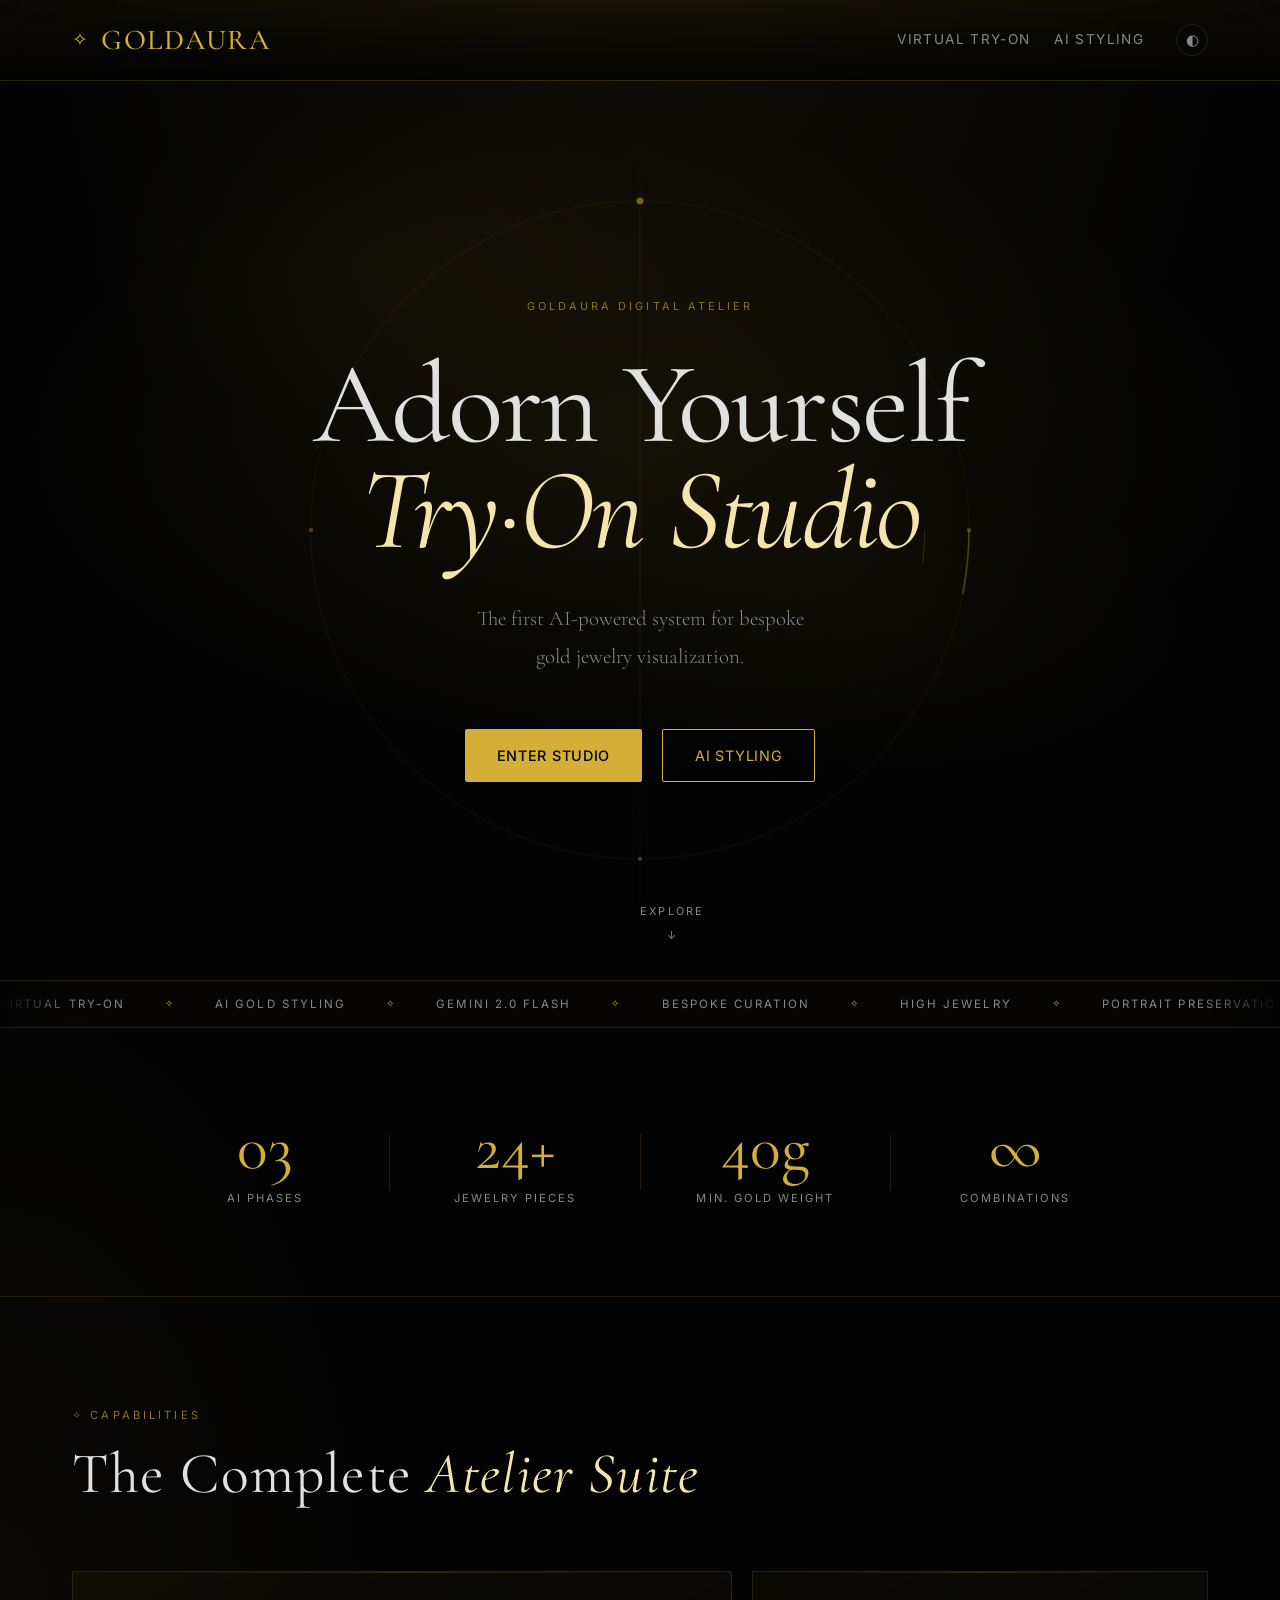
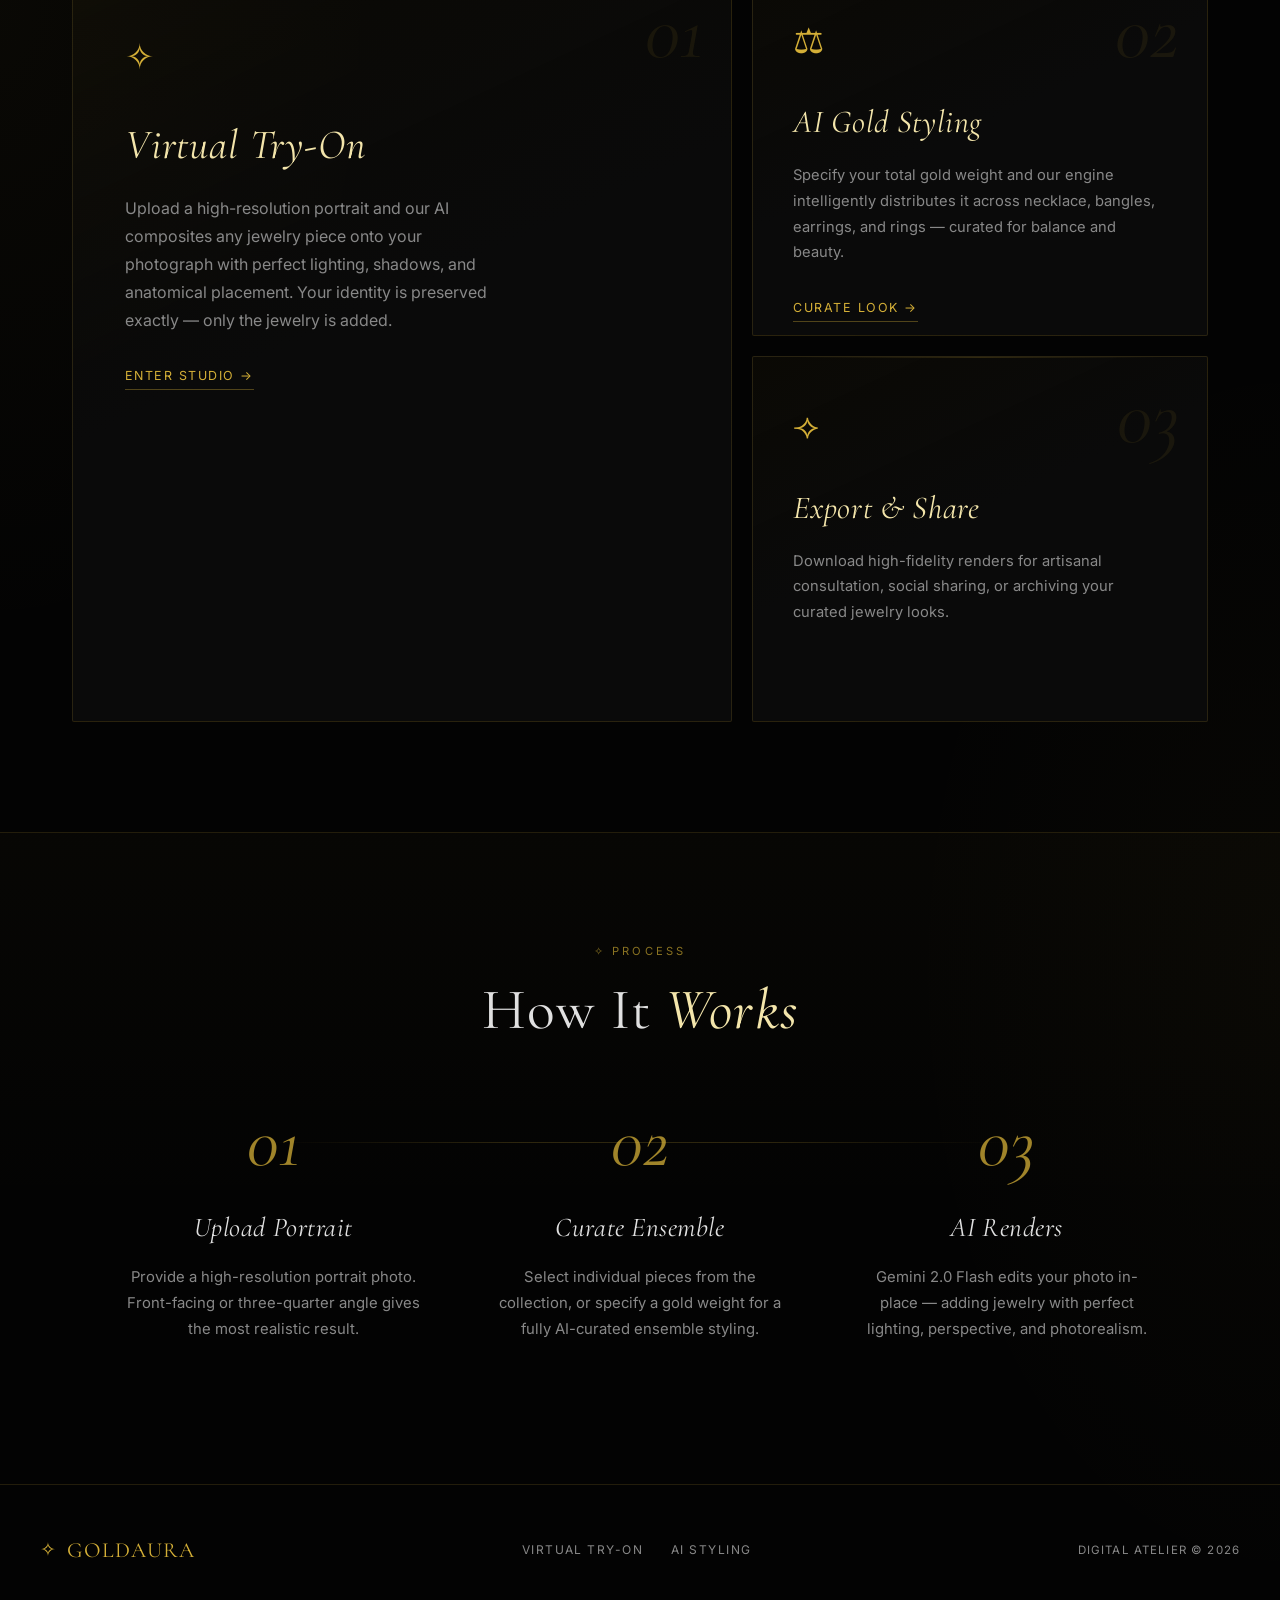
<file: frontend/index.html>
<!DOCTYPE html>
<html lang="en">
<head>
    <meta charset="UTF-8">
    <meta name="viewport" content="width=device-width, initial-scale=1.0">
    <title>GoldAura — High Jewelry Try-On Studio</title>
    <link rel="stylesheet" href="styles.css">
    <script>if(localStorage.getItem('ga-theme')==='light')document.documentElement.classList.add('light')</script>
</head>
<body>

    <nav class="navbar">
        <div class="nav-inner">
            <a href="index.html" class="logo">
                <span class="logo-icon">✧</span>
                <span class="logo-text">GoldAura</span>
            </a>
            <div class="nav-links">
                <a href="tryon.html" class="nav-link">Virtual Try-On</a>
                <a href="styling.html" class="nav-link">AI Styling</a>
                <button class="theme-toggle" id="theme-toggle" aria-label="Toggle theme" title="Toggle light / dark">◐</button>
            </div>
        </div>
    </nav>

    <main class="main">

        <!-- ─── HERO ─────────────────────────────────────── -->
        <section class="hero">

            <!-- Animated decorative ring -->
            <div class="hero-bg-ring" aria-hidden="true">
                <svg viewBox="0 0 600 600" xmlns="http://www.w3.org/2000/svg">
                    <circle cx="300" cy="300" r="282" fill="none" stroke="rgba(212,175,55,0.06)" stroke-width="1"/>
                    <circle cx="300" cy="300" r="244" fill="none" stroke="rgba(212,175,55,0.035)" stroke-width="0.5" stroke-dasharray="3 9"/>
                    <circle cx="300" cy="300" r="282" fill="none" stroke="rgba(212,175,55,0.28)" stroke-width="1.5" stroke-dasharray="55 1718" class="ring-arc"/>
                    <circle cx="300" cy="300" r="244" fill="none" stroke="rgba(212,175,55,0.18)" stroke-width="1" stroke-dasharray="28 1507" class="ring-arc-2"/>
                    <circle cx="300" cy="18"  r="3"   fill="rgba(212,175,55,0.5)"/>
                    <circle cx="582" cy="300" r="2"   fill="rgba(212,175,55,0.3)"/>
                    <circle cx="300" cy="582" r="2"   fill="rgba(212,175,55,0.3)"/>
                    <circle cx="18"  cy="300" r="2"   fill="rgba(212,175,55,0.3)"/>
                </svg>
            </div>

            <!-- Floating sparkle particles -->
            <div class="hero-sparkles" aria-hidden="true">
                <span class="sparkle" style="--dur:5s;--delay:0s;left:11%;top:34%">✧</span>
                <span class="sparkle" style="--dur:7s;--delay:1.2s;left:83%;top:21%">✦</span>
                <span class="sparkle" style="--dur:4.5s;--delay:0.6s;left:64%;top:69%">✧</span>
                <span class="sparkle" style="--dur:6s;--delay:2.5s;left:27%;top:73%">·</span>
                <span class="sparkle" style="--dur:5.5s;--delay:1.8s;left:75%;top:43%">✦</span>
                <span class="sparkle" style="--dur:8s;--delay:3.2s;left:44%;top:17%">✧</span>
                <span class="sparkle" style="--dur:4s;--delay:0.3s;left:91%;top:61%">·</span>
                <span class="sparkle" style="--dur:6.5s;--delay:4s;left:5%;top:56%">✦</span>
            </div>

            <!-- Content -->
            <div class="hero-eyebrow">
                <span class="eyebrow-line"></span>
                <span>GoldAura Digital Atelier</span>
                <span class="eyebrow-line"></span>
            </div>

            <h1 class="hero-title">
                Adorn Yourself
                <span class="hero-title-line2">Try·On Studio</span>
            </h1>

            <p class="hero-sub">
                The first AI-powered system for bespoke<br>
                gold jewelry visualization.
            </p>

            <div class="hero-ctas">
                <a href="tryon.html" class="btn btn-gold">Enter Studio</a>
                <a href="styling.html" class="btn btn-outline">AI Styling</a>
            </div>

            <div class="scroll-hint" aria-hidden="true">
                <span class="scroll-label">Explore</span>
                <span class="scroll-arrow">↓</span>
            </div>
        </section>

        <!-- ─── MARQUEE ───────────────────────────────────── -->
        <div class="marquee-wrapper" aria-hidden="true">
            <div class="marquee">
                <span>Virtual Try-On</span><span class="m-dot">✧</span>
                <span>AI Gold Styling</span><span class="m-dot">✧</span>
                <span>Gemini 2.0 Flash</span><span class="m-dot">✧</span>
                <span>Bespoke Curation</span><span class="m-dot">✧</span>
                <span>High Jewelry</span><span class="m-dot">✧</span>
                <span>Portrait Preservation</span><span class="m-dot">✧</span>
                <span>24K Gold</span><span class="m-dot">✧</span>
                <span>Digital Atelier</span><span class="m-dot">✧</span>
                <!-- Duplicate for seamless loop -->
                <span>Virtual Try-On</span><span class="m-dot">✧</span>
                <span>AI Gold Styling</span><span class="m-dot">✧</span>
                <span>Gemini 2.0 Flash</span><span class="m-dot">✧</span>
                <span>Bespoke Curation</span><span class="m-dot">✧</span>
                <span>High Jewelry</span><span class="m-dot">✧</span>
                <span>Portrait Preservation</span><span class="m-dot">✧</span>
                <span>24K Gold</span><span class="m-dot">✧</span>
                <span>Digital Atelier</span><span class="m-dot">✧</span>
            </div>
        </div>

        <!-- ─── STATS BAND ────────────────────────────────── -->
        <section class="stats-band">
            <div class="stats-band-inner">
                <div class="stat-block" data-reveal>
                    <span class="stat-big-num">03</span>
                    <span class="stat-big-label">AI Phases</span>
                </div>
                <div class="stat-band-div"></div>
                <div class="stat-block" data-reveal data-delay="1">
                    <span class="stat-big-num">24+</span>
                    <span class="stat-big-label">Jewelry Pieces</span>
                </div>
                <div class="stat-band-div"></div>
                <div class="stat-block" data-reveal data-delay="2">
                    <span class="stat-big-num">40g</span>
                    <span class="stat-big-label">Min. Gold Weight</span>
                </div>
                <div class="stat-band-div"></div>
                <div class="stat-block" data-reveal data-delay="3">
                    <span class="stat-big-num">∞</span>
                    <span class="stat-big-label">Combinations</span>
                </div>
            </div>
        </section>

        <!-- ─── FEATURES — editorial grid ────────────────── -->
        <section class="features-section">
            <div class="section-label"><span>✧ Capabilities</span></div>
            <h2 class="section-h2">The Complete <em>Atelier Suite</em></h2>

            <div class="features-editorial">
                <div class="feat-card feat-card--large" data-reveal>
                    <span class="feat-num">01</span>
                    <div class="feat-icon">✧</div>
                    <h3>Virtual Try-On</h3>
                    <p>Upload a high-resolution portrait and our AI composites any jewelry piece onto your photograph with perfect lighting, shadows, and anatomical placement. Your identity is preserved exactly — only the jewelry is added.</p>
                    <a href="tryon.html" class="feat-link">Enter Studio &rarr;</a>
                </div>
                <div class="feat-stack">
                    <div class="feat-card feat-card--small" data-reveal data-delay="1">
                        <span class="feat-num">02</span>
                        <div class="feat-icon">⚖</div>
                        <h3>AI Gold Styling</h3>
                        <p>Specify your total gold weight and our engine intelligently distributes it across necklace, bangles, earrings, and rings — curated for balance and beauty.</p>
                        <a href="styling.html" class="feat-link">Curate Look &rarr;</a>
                    </div>
                    <div class="feat-card feat-card--small" data-reveal data-delay="2">
                        <span class="feat-num">03</span>
                        <div class="feat-icon">⟢</div>
                        <h3>Export &amp; Share</h3>
                        <p>Download high-fidelity renders for artisanal consultation, social sharing, or archiving your curated jewelry looks.</p>
                    </div>
                </div>
            </div>
        </section>

        <!-- ─── HOW IT WORKS ──────────────────────────────── -->
        <section class="process-section">
            <div class="section-label centered"><span>✧ Process</span></div>
            <h2 class="section-h2 centered">How It <em>Works</em></h2>

            <div class="steps-row">
                <div class="step-item" data-reveal data-delay="1">
                    <div class="step-number">01</div>
                    <div class="step-connector" aria-hidden="true"></div>
                    <h4>Upload Portrait</h4>
                    <p>Provide a high-resolution portrait photo. Front-facing or three-quarter angle gives the most realistic result.</p>
                </div>
                <div class="step-item" data-reveal data-delay="2">
                    <div class="step-number">02</div>
                    <div class="step-connector" aria-hidden="true"></div>
                    <h4>Curate Ensemble</h4>
                    <p>Select individual pieces from the collection, or specify a gold weight for a fully AI-curated ensemble styling.</p>
                </div>
                <div class="step-item" data-reveal data-delay="3">
                    <div class="step-number">03</div>
                    <h4>AI Renders</h4>
                    <p>Gemini 2.0 Flash edits your photo in-place — adding jewelry with perfect lighting, perspective, and photorealism.</p>
                </div>
            </div>
        </section>

    </main>

    <footer>
        <div class="footer-inner">
            <a href="index.html" class="footer-brand">
                <span class="logo-icon">✧</span>
                <span>GoldAura</span>
            </a>
            <div class="footer-links">
                <a href="tryon.html">Virtual Try-On</a>
                <a href="styling.html">AI Styling</a>
            </div>
            <p class="footer-copy">Digital Atelier &copy; 2026</p>
        </div>
    </footer>

    <script src="app.js"></script>
</body>
</html>
</file>
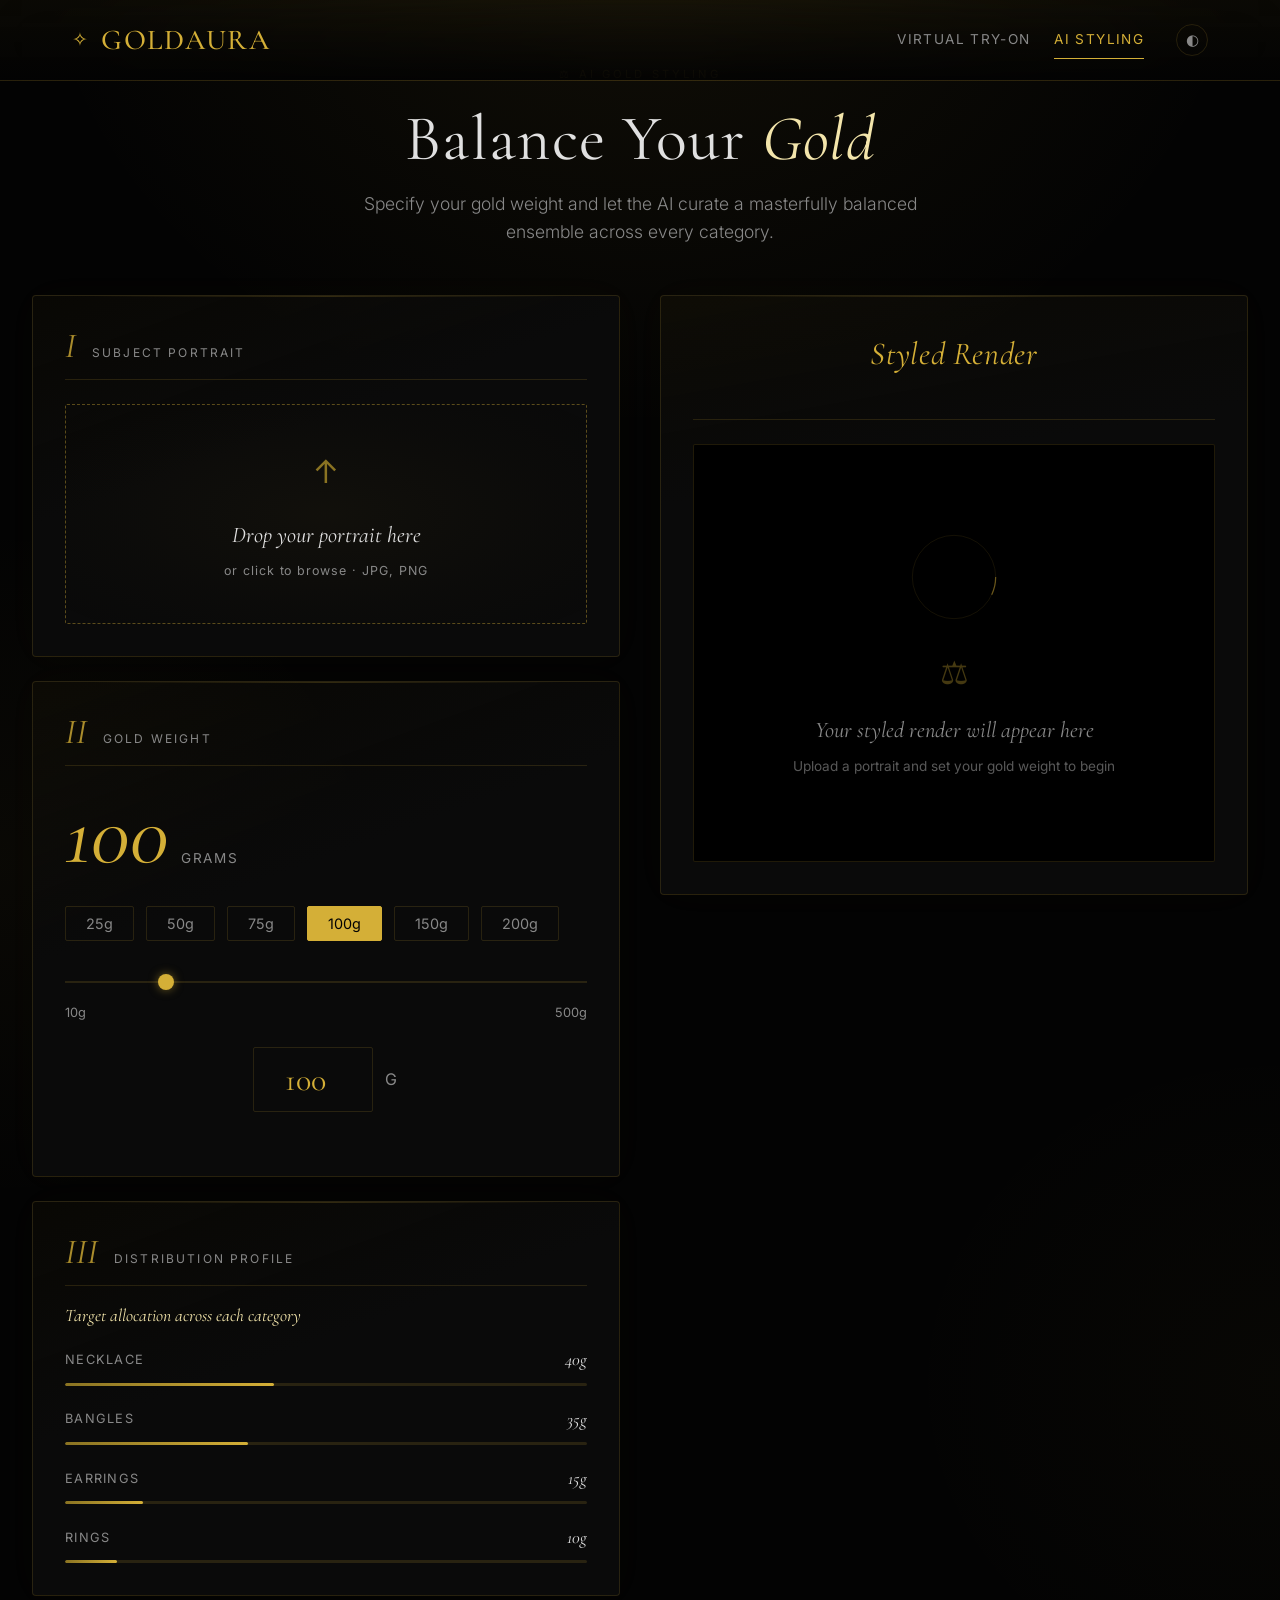
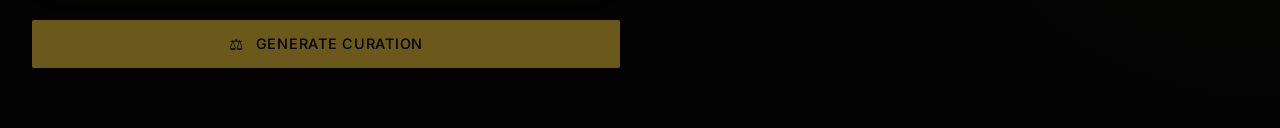
<file: frontend/styling.html>
<!DOCTYPE html>
<html lang="en">
<head>
    <meta charset="UTF-8">
    <meta name="viewport" content="width=device-width, initial-scale=1.0">
    <title>AI Gold Styling — GoldAura</title>
    <link rel="stylesheet" href="styles.css">
    <script>if(localStorage.getItem('ga-theme')==='light')document.documentElement.classList.add('light')</script>
</head>
<body>
    <nav class="navbar">
        <div class="nav-inner">
            <a href="index.html" class="logo">
                <span class="logo-icon">✧</span>
                <span class="logo-text">GoldAura</span>
            </a>
            <div class="nav-links">
                <a href="tryon.html" class="nav-link">Virtual Try-On</a>
                <a href="styling.html" class="nav-link active">AI Styling</a>
                <button class="theme-toggle" id="theme-toggle" aria-label="Toggle theme" title="Toggle light / dark">◐</button>
            </div>
        </div>
    </nav>

    <main class="main page-wrapper">

        <div class="page-header">
            <span class="page-eyebrow">⚖ AI Gold Styling</span>
            <h1 class="page-title">Balance Your <em>Gold</em></h1>
            <p class="page-subtitle">Specify your gold weight and let the AI curate a masterfully balanced ensemble across every category.</p>
        </div>

        <div class="app-grid">

            <!-- ── Left Panel ── -->
            <div class="panel">

                <!-- I. Portrait Upload -->
                <div class="glass-card p-24">
                    <div class="card-step-header">
                        <span class="card-step-num">I</span>
                        <span class="card-step-title">Subject Portrait</span>
                    </div>
                    <div class="dropzone" id="style-dropzone">
                        <div class="placeholder-content" id="style-placeholder">
                            <div class="dz-icon">↑</div>
                            <p>Drop your portrait here</p>
                            <span class="dz-hint">or click to browse · JPG, PNG</span>
                        </div>
                        <img id="style-preview-img" class="upload-preview hidden" alt="Preview">
                        <input type="file" id="style-file-input" accept="image/*" class="hidden">
                    </div>
                    <button class="btn btn-clear hidden" id="style-clear-btn">✕ Remove Image</button>
                </div>

                <!-- II. Gold Weight Specification -->
                <div class="glass-card p-24">
                    <div class="card-step-header">
                        <span class="card-step-num">II</span>
                        <span class="card-step-title">Gold Weight</span>
                    </div>

                    <div class="weight-display-row">
                        <span class="weight-big" id="weight-display">100</span>
                        <span class="weight-unit">grams</span>
                    </div>

                    <div class="presets" id="style-presets">
                        <button class="preset" data-val="25">25g</button>
                        <button class="preset" data-val="50">50g</button>
                        <button class="preset" data-val="75">75g</button>
                        <button class="preset active" data-val="100">100g</button>
                        <button class="preset" data-val="150">150g</button>
                        <button class="preset" data-val="200">200g</button>
                    </div>

                    <div class="slider-wrap">
                        <input type="range" id="style-slider" min="10" max="500" step="5" value="100" class="slider">
                        <div class="slider-labels">
                            <span>10g</span>
                            <span>500g</span>
                        </div>
                    </div>

                    <div class="gram-input-group">
                        <input type="number" id="style-number-input" min="10" max="500" value="100" class="number-input">
                        <span class="gram-unit">g</span>
                    </div>
                </div>

                <!-- III. Distribution Profile -->
                <div class="glass-card p-24">
                    <div class="card-step-header">
                        <span class="card-step-num">III</span>
                        <span class="card-step-title">Distribution Profile</span>
                    </div>
                    <p class="suggestion-hint">Target allocation across each category</p>

                    <div class="dist-bars">
                        <div class="dist-bar-item">
                            <div class="dist-bar-meta">
                                <span class="dist-bar-label">Necklace</span>
                                <span class="dist-val" id="dist-necklace">40g</span>
                            </div>
                            <div class="dist-bar-track">
                                <div class="dist-bar-fill" id="dist-bar-necklace" style="width:40%"></div>
                            </div>
                        </div>
                        <div class="dist-bar-item">
                            <div class="dist-bar-meta">
                                <span class="dist-bar-label">Bangles</span>
                                <span class="dist-val" id="dist-bangle">35g</span>
                            </div>
                            <div class="dist-bar-track">
                                <div class="dist-bar-fill" id="dist-bar-bangle" style="width:35%"></div>
                            </div>
                        </div>
                        <div class="dist-bar-item">
                            <div class="dist-bar-meta">
                                <span class="dist-bar-label">Earrings</span>
                                <span class="dist-val" id="dist-earring">15g</span>
                            </div>
                            <div class="dist-bar-track">
                                <div class="dist-bar-fill" id="dist-bar-earring" style="width:15%"></div>
                            </div>
                        </div>
                        <div class="dist-bar-item">
                            <div class="dist-bar-meta">
                                <span class="dist-bar-label">Rings</span>
                                <span class="dist-val" id="dist-ring">10g</span>
                            </div>
                            <div class="dist-bar-track">
                                <div class="dist-bar-fill" id="dist-bar-ring" style="width:10%"></div>
                            </div>
                        </div>
                    </div>
                </div>

                <button class="btn btn-gold full-width render-btn" id="btn-generate" disabled>
                    <span class="render-btn-icon">⚖</span>
                    Generate Curation
                </button>
                <div id="style-error" class="error-msg hidden"></div>
            </div>

            <!-- ── Right Panel ── -->
            <div class="panel panel-sticky">
                <div class="glass-card p-24 result-panel">
                    <div class="result-header">
                        <h3 class="result-title">Styled Render</h3>
                    </div>
                    <div class="result-image-wrapper">
                        <img id="style-result-img" class="hidden result-img" alt="Result">
                        <div id="style-empty-state" class="empty-state">
                            <div class="empty-ring" aria-hidden="true">
                                <svg viewBox="0 0 120 120" xmlns="http://www.w3.org/2000/svg">
                                    <circle cx="60" cy="60" r="50" fill="none" stroke="rgba(212,175,55,0.12)" stroke-width="1"/>
                                    <circle cx="60" cy="60" r="50" fill="none" stroke="rgba(212,175,55,0.45)" stroke-width="1.5" stroke-dasharray="22 292" class="empty-ring-arc"/>
                                </svg>
                            </div>
                            <div class="empty-icon">⚖</div>
                            <p>Your styled render will appear here</p>
                            <span>Upload a portrait and set your gold weight to begin</span>
                        </div>
                    </div>

                    <div id="style-details" class="hidden style-details">
                        <h4>Curated Inventory</h4>
                        <div id="style-items-list" class="applied-items-list"></div>
                        <div class="total-row">
                            <span>Total Accumulated</span>
                            <span id="style-total-actual">0g / 100g</span>
                        </div>
                    </div>

                    <div id="style-result-actions" class="hidden mt-16">
                        <button class="btn btn-outline full-width" id="btn-download-style">↓ Download High-Res</button>
                    </div>
                </div>
            </div>

        </div>
    </main>

    <script src="app.js"></script>
</body>
</html>
</file>
<file: frontend/styles.css>
/* Global & Variables */
@import url('https://fonts.googleapis.com/css2?family=Cormorant+Garamond:ital,wght@0,300;0,400;0,500;0,600;0,700;1,400&family=Inter:wght@300;400;500;600&display=swap');

:root {
  --gold-50: #fefce8;
  --gold-300: #fde047;
  --gold-primary: #d4af37;
  --gold-light: #f3e5ab;
  --gold-muted: #8a7322;
  --gold-dark: #5c4d17;
  
  --bg-color: #030303;
  --surface-color: #0a0a0a;
  --surface-hover: #141414;
  --border-color: rgba(212, 175, 55, 0.15);
  --border-highlight: rgba(212, 175, 55, 0.4);

  --text-main: #e0e0e0;
  --text-muted: #888888;
  --text-gold: var(--gold-primary);

  --rose-400: #fb7185;
  --emerald-400: #34d399;
  --blue-400: #60a5fa;
  --purple-400: #a78bfa;
  --amber-400: #fbbf24;
  --pink-400: #f472b6;
}

* { box-sizing: border-box; margin: 0; padding: 0; }

body {
  font-family: 'Inter', sans-serif;
  background: var(--bg-color);
  color: var(--text-main);
  line-height: 1.6;
  -webkit-font-smoothing: antialiased;
  -moz-osx-font-smoothing: grayscale;
  background-image:
    radial-gradient(ellipse 80% 50% at 50% -5%, rgba(212, 175, 55, 0.07) 0%, transparent 60%),
    radial-gradient(ellipse 60% 40% at 0% 50%, rgba(212, 175, 55, 0.03) 0%, transparent 50%),
    radial-gradient(ellipse 60% 40% at 100% 80%, rgba(212, 175, 55, 0.025) 0%, transparent 50%);
  min-height: 100vh;
}

h1, h2, h3, h4 { 
  font-family: 'Cormorant Garamond', serif; 
  font-weight: 400;
  letter-spacing: 0.02em;
}

a { color: inherit; text-decoration: none; transition: all 0.3s ease; }
button { cursor: pointer; font-family: 'Inter', sans-serif; border: none; transition: all 0.3s ease; }

.hidden { display: none !important; }
.full-width { width: 100%; }
.mt-16 { margin-top: 16px; }

/* ── Theme toggle button ── */
.theme-toggle {
  width: 32px; height: 32px; border-radius: 50%;
  background: transparent;
  border: 1px solid var(--border-color);
  color: var(--text-muted);
  font-size: 0.95rem; line-height: 1;
  display: flex; align-items: center; justify-content: center;
  cursor: pointer;
  transition: border-color 0.3s, color 0.3s, transform 0.5s cubic-bezier(0.34,1.56,0.64,1);
  margin-left: 8px; flex-shrink: 0;
}
.theme-toggle:hover {
  border-color: var(--gold-primary);
  color: var(--gold-primary);
  transform: rotate(180deg);
}

/* ── Light mode variables ── */
html.light {
  --bg-color: #F8F4ED;
  --surface-color: #EFE9DE;
  --surface-hover: #E5DDD0;
  --border-color: rgba(155, 118, 15, 0.2);
  --border-highlight: rgba(155, 118, 15, 0.45);
  --text-main: #1A1610;
  --text-muted: #7A6A52;
  --gold-light: #A67C00;
  --gold-muted: #7A5C10;
}

html.light body {
  background-image:
    radial-gradient(ellipse 80% 50% at 50% -5%, rgba(212,175,55,0.12) 0%, transparent 60%),
    radial-gradient(ellipse 60% 40% at 0%   50%, rgba(212,175,55,0.06) 0%, transparent 50%),
    radial-gradient(ellipse 60% 40% at 100% 80%, rgba(212,175,55,0.05) 0%, transparent 50%);
}

html.light .navbar {
  background: linear-gradient(180deg, rgba(248,244,237,0.82) 0%, rgba(248,244,237,0.97) 100%);
}
html.light .navbar.scrolled {
  background: rgba(248,244,237,0.99);
  box-shadow: 0 2px 32px rgba(0,0,0,0.07);
}

html.light .hero {
  background:
    radial-gradient(ellipse 70% 50% at 50% 40%, rgba(212,175,55,0.12) 0%, transparent 70%),
    radial-gradient(ellipse 40% 30% at 30% 20%, rgba(212,175,55,0.06) 0%, transparent 60%),
    radial-gradient(ellipse 40% 30% at 70% 60%, rgba(212,175,55,0.05) 0%, transparent 60%);
}

html.light .glass-card {
  background: linear-gradient(160deg, rgba(212,175,55,0.07) 0%, var(--surface-color) 40%, var(--surface-color) 100%);
}
html.light .feat-card {
  background: linear-gradient(155deg, rgba(212,175,55,0.07) 0%, var(--surface-color) 45%);
}
html.light .result-panel {
  background: linear-gradient(170deg, rgba(212,175,55,0.07) 0%, var(--surface-color) 30%, var(--surface-color) 100%);
}
html.light .distribution-preview {
  background: var(--surface-hover);
}
html.light .jewelry-img-wrap,
html.light .chip-img,
html.light .applied-item-img,
html.light .suggestion-img-wrap { background: #ddd5c4; }
html.light .result-image-wrapper { background: #ddd5c4; }

html.light ::-webkit-scrollbar-track { background: var(--bg-color); }

/* Smooth theme transition */
html { transition: background-color 0.35s ease, color 0.35s ease; }
body, .navbar, .glass-card, .feat-card, .result-panel { transition-property: background, background-color, border-color, color, box-shadow; transition-duration: 0.35s; transition-timing-function: ease; }

/* Navbar */
.navbar {
  position: fixed; top: 0; left: 0; right: 0; z-index: 100;
  background: linear-gradient(180deg, rgba(212, 175, 55, 0.04) 0%, rgba(3, 3, 3, 0.92) 100%);
  backdrop-filter: blur(24px);
  border-bottom: 1px solid var(--border-color);
}
.nav-inner {
  max-width: 1200px; margin: 0 auto; padding: 0 32px; height: 80px;
  display: flex; align-items: center; justify-content: space-between;
}
.logo { 
  display: flex; align-items: center; gap: 12px; 
  font-size: 1.8rem; font-weight: 500; 
  color: var(--gold-primary); 
  font-family: 'Cormorant Garamond', serif; 
  letter-spacing: 0.05em;
  text-transform: uppercase;
}
.logo-icon { font-size: 1.2rem; }
.nav-links { display: flex; gap: 24px; align-items: center; }
.nav-link { 
  color: var(--text-muted); 
  font-size: 0.85rem; 
  font-weight: 400; 
  letter-spacing: 0.1em;
  text-transform: uppercase;
  padding: 8px 0;
  position: relative;
}
.nav-link::after {
  content: '';
  position: absolute;
  bottom: 0; left: 0; right: 0;
  height: 1px;
  background: var(--gold-primary);
  transform: scaleX(0);
  transition: transform 0.3s ease;
  transform-origin: right;
}
.nav-link:hover { color: var(--text-main); }
.nav-link:hover::after { transform: scaleX(1); transform-origin: left; }
.nav-link.active { color: var(--gold-primary); }
.nav-link.active::after { transform: scaleX(1); }

/* Buttons */
.btn { 
  display: inline-flex; align-items: center; justify-content: center; gap: 10px; 
  padding: 14px 32px; 
  font-size: 0.9rem;
  letter-spacing: 0.05em;
  text-transform: uppercase;
  border-radius: 2px;
}
.btn-gold { 
  background: var(--gold-primary); 
  color: var(--bg-color); 
  font-weight: 500;
}
.btn-gold:hover:not(:disabled) { 
  background: var(--gold-light);
  box-shadow: 0 0 20px rgba(212, 175, 55, 0.2); 
}
.btn-gold:disabled { opacity: 0.5; cursor: not-allowed; }
.btn-outline { 
  border: 1px solid var(--gold-primary); 
  color: var(--gold-primary); 
  background: transparent; 
}
.btn-outline:hover { 
  background: rgba(212, 175, 55, 0.1); 
}

/* Pages & Grid */
.main { padding-top: 80px; }
.page-wrapper { max-width: 1400px; margin: 0 auto; padding: 60px 32px; }
.page-header { margin-bottom: 48px; text-align: center; }
.page-title { 
  font-size: 3.5rem; 
  color: var(--gold-primary); 
  margin-bottom: 16px; 
  font-style: italic;
}
.page-subtitle { 
  color: var(--text-muted); 
  font-size: 1.1rem;
  max-width: 600px;
  margin: 0 auto;
  font-weight: 300;
}

.app-grid { display: grid; grid-template-columns: 1fr 1fr; gap: 40px; align-items: start; }
@media(max-width: 992px) { .app-grid { grid-template-columns: 1fr; } }
.panel { display: flex; flex-direction: column; gap: 24px; }

/* Cards & Upload */
.glass-card { 
  background: linear-gradient(160deg, rgba(212, 175, 55, 0.03) 0%, var(--surface-color) 40%, var(--surface-color) 100%); 
  border: 1px solid var(--border-color); 
  border-radius: 4px; 
  position: relative;
  overflow: hidden;
  box-shadow: 0 0 40px rgba(212, 175, 55, 0.02);
  transition: box-shadow 0.5s ease;
}
.glass-card:hover {
  box-shadow: 0 0 60px rgba(212, 175, 55, 0.05);
}
.glass-card::before {
  content: '';
  position: absolute;
  top: 0; left: 0; right: 0; height: 1px;
  background: linear-gradient(90deg, transparent 10%, rgba(212, 175, 55, 0.5) 50%, transparent 90%);
  opacity: 0.4;
}
.p-24 { padding: 32px; }

.input-label { 
  display: block; 
  font-weight: 400; 
  font-size: 0.85rem; 
  letter-spacing: 0.1em;
  text-transform: uppercase;
  color: var(--gold-primary); 
  margin-bottom: 16px; 
}
.dropzone { 
  border: 1px dashed var(--border-highlight); 
  border-radius: 2px; 
  min-height: 220px; 
  display: flex; align-items: center; justify-content: center; text-align: center; 
  cursor: pointer; transition: 0.4s ease; 
  background: radial-gradient(ellipse at 50% 50%, rgba(212, 175, 55, 0.04) 0%, rgba(212, 175, 55, 0.01) 60%, transparent 100%); 
}
.dropzone:hover, .dropzone.active { 
  border-color: var(--gold-primary); 
  background: radial-gradient(ellipse at 50% 50%, rgba(212, 175, 55, 0.08) 0%, rgba(212, 175, 55, 0.03) 60%, transparent 100%);
  box-shadow: inset 0 0 40px rgba(212, 175, 55, 0.03);
}
.placeholder-content { display: flex; flex-direction: column; gap: 8px; color: var(--text-muted); }
.placeholder-content p { font-family: 'Cormorant Garamond', serif; font-size: 1.4rem; font-style: italic; color: var(--text-main); }
.icon-lg { font-size: 2.5rem; margin-bottom: 8px; opacity: 0.8; }
.upload-preview { max-width: 100%; max-height: 400px; border-radius: 2px; object-fit: contain; padding: 12px; }
.btn-clear { 
  background: transparent; 
  border: 1px solid var(--border-color); 
  color: var(--text-muted); 
  font-size: 0.8rem; 
  padding: 8px 16px; 
  margin-top: 16px; 
  border-radius: 2px; 
  text-transform: uppercase;
  letter-spacing: 0.05em;
}
.btn-clear:hover {
  border-color: var(--rose-400);
  color: var(--rose-400);
}

/* Selected Items Section */
.selected-section {
  background: linear-gradient(to bottom right, rgba(212,175,55,0.05), transparent);
}
.selected-header {
  display: flex; align-items: center; justify-content: space-between; margin-bottom: 16px;
}
.selected-header .input-label { margin-bottom: 0; }
.selected-count {
  font-size: 0.8rem;
  color: var(--gold-light);
  font-family: 'Cormorant Garamond', serif;
  font-style: italic;
  font-size: 1.1rem;
}

.selected-chips { display: flex; flex-wrap: wrap; gap: 12px; min-height: 48px; }
.empty-chips { color: var(--text-muted); font-size: 0.9rem; font-style: italic; font-family: 'Cormorant Garamond', serif; padding: 8px 0; }

/* Individual Chip */
.chip {
  display: flex; align-items: center; gap: 10px;
  padding: 6px 12px 6px 6px;
  background: var(--surface-hover);
  border: 1px solid var(--border-color);
  border-radius: 2px;
  font-size: 0.85rem;
  transition: 0.3s;
  animation: chipIn 0.3s ease-out;
}
@keyframes chipIn {
  from { opacity: 0; transform: translateY(10px); }
  to { opacity: 1; transform: translateY(0); }
}
.chip:hover { border-color: var(--gold-primary); }
.chip-img {
  width: 32px; height: 32px;
  border-radius: 2px;
  object-fit: cover;
  background: #000;
}
.chip-name { color: var(--text-main); font-weight: 300; }
.chip-length {
  color: var(--gold-primary);
  font-size: 0.7rem;
  text-transform: uppercase;
  letter-spacing: 0.05em;
  margin-left: 4px;
}
.chip-weight { color: var(--text-muted); font-size: 0.8rem; margin-left: 8px; }
.chip-remove {
  width: 24px; height: 24px;
  display: flex; align-items: center; justify-content: center;
  background: transparent;
  color: var(--text-muted);
  border-radius: 2px;
  font-size: 1.2rem;
  transition: 0.3s;
  margin-left: 4px;
}
.chip-remove:hover { color: var(--rose-400); }

.btn-clear-all {
  background: transparent;
  color: var(--text-muted);
  font-size: 0.8rem;
  text-transform: uppercase;
  letter-spacing: 0.05em;
  padding: 8px 0;
  margin-top: 16px;
  border-bottom: 1px solid transparent;
}
.btn-clear-all:hover { color: var(--rose-400); border-bottom-color: var(--rose-400); }

/* Try-On Specific */
.filter-tabs { 
  display: flex; gap: 12px; flex-wrap: wrap; margin-bottom: 24px; 
  border-bottom: 1px solid var(--border-color);
  padding-bottom: 16px;
}
.tab { 
  padding: 6px 0; 
  background: transparent; 
  color: var(--text-muted); 
  font-size: 0.85rem; 
  text-transform: uppercase;
  letter-spacing: 0.1em;
  position: relative;
}
.tab::after {
  content: '';
  position: absolute;
  bottom: -17px; left: 0; right: 0;
  height: 2px;
  background: var(--gold-primary);
  opacity: 0;
  transition: 0.3s;
}
.tab:hover { color: var(--text-main); }
.tab.active { color: var(--gold-primary); }
.tab.active::after { opacity: 1; }

.jewelry-grid { 
  display: grid; grid-template-columns: repeat(auto-fill, minmax(140px, 1fr)); 
  gap: 16px; max-height: 500px; overflow-y: auto; padding-right: 8px; 
}
.jewelry-card { 
  background: var(--surface-hover); 
  border: 1px solid transparent; 
  border-radius: 2px; padding: 12px; 
  cursor: pointer; text-align: center; transition: 0.3s; position: relative; 
}
.jewelry-card:hover { background: rgba(212, 175, 55, 0.05); border-color: var(--border-color); }
.jewelry-card.selected { 
  border-color: var(--gold-primary); 
  background: rgba(212, 175, 55, 0.08); 
}
.jewelry-img-wrap { 
  width: 100%; height: 100px; 
  background: #000; border-radius: 2px; 
  display: flex; align-items: center; justify-content: center; 
  margin-bottom: 12px; position: relative; overflow: hidden; 
}
.jewelry-img-wrap img { max-width: 90%; max-height: 90%; object-fit: contain; }
.jewelry-type { 
  font-size: 0.65rem; color: var(--gold-muted); 
  text-transform: uppercase; letter-spacing: 0.1em; 
}
.jewelry-name { 
  font-family: 'Cormorant Garamond', serif;
  font-size: 1.1rem; color: var(--text-main); 
  display: block; margin: 4px 0; 
  font-style: italic;
}
.jewelry-weight { font-size: 0.8rem; color: var(--text-muted); }

/* Check overlay */
.check-overlay {
  position: absolute; top: 8px; right: 8px;
  width: 20px; height: 20px;
  border-radius: 50%;
  background: var(--gold-primary);
  color: var(--bg-color);
  font-size: 0.8rem;
  display: flex; align-items: center; justify-content: center;
  animation: checkPop 0.3s cubic-bezier(0.175, 0.885, 0.32, 1.275);
}
@keyframes checkPop {
  from { transform: scale(0); }
  to { transform: scale(1); }
}

/* Suggestions Section */
.suggestions-section { border-color: var(--border-highlight); }
.suggestion-hint { font-family: 'Cormorant Garamond', serif; font-size: 1.1rem; color: var(--gold-light); font-style: italic; margin-bottom: 16px; margin-top: -8px; }
.suggestions-grid { display: flex; flex-direction: column; gap: 12px; max-height: 350px; overflow-y: auto; }
.suggestion-card {
  display: flex; align-items: center; gap: 16px;
  padding: 12px;
  background: var(--surface-hover);
  border: 1px solid transparent;
  border-radius: 2px; transition: 0.3s;
}
.suggestion-card:hover { border-color: var(--border-color); }
.suggestion-card.selected { border-color: var(--gold-primary); }
.suggestion-img-wrap {
  width: 60px; height: 60px; min-width: 60px;
  border-radius: 2px; background: #000;
  display: flex; align-items: center; justify-content: center;
}
.suggestion-img-wrap img { max-width: 90%; max-height: 90%; object-fit: contain; }
.suggestion-info { flex: 1; display: flex; flex-direction: column; gap: 4px; }
.suggestion-name { font-family: 'Cormorant Garamond', serif; font-size: 1.2rem; color: var(--text-main); font-style: italic; }
.suggestion-reason { font-size: 0.8rem; color: var(--text-muted); }
.btn-add-suggestion {
  padding: 8px 16px; border-radius: 2px;
  font-size: 0.8rem; text-transform: uppercase; letter-spacing: 0.05em;
  background: transparent; color: var(--gold-primary);
  border: 1px solid var(--gold-primary);
}
.btn-add-suggestion:hover { background: var(--gold-primary); color: var(--bg-color); }

/* Progress Bar */
.progress-bar {
  position: relative; height: 40px; border-radius: 2px;
  background: var(--surface-hover);
  border: 1px solid var(--border-color);
  overflow: hidden; margin-top: 16px;
}
.progress-fill {
  position: absolute; left: 0; top: 0; bottom: 0;
  background: rgba(212, 175, 55, 0.2);
  transition: width 0.6s ease;
}
.progress-text {
  position: relative; z-index: 1;
  display: flex; align-items: center; justify-content: center; height: 100%;
  font-family: 'Cormorant Garamond', serif; font-size: 1.1rem; font-style: italic;
  color: var(--gold-light);
}

/* Result Panel */
.result-panel { 
  min-height: 600px; display: flex; flex-direction: column;
  background: linear-gradient(170deg, rgba(212, 175, 55, 0.04) 0%, var(--surface-color) 30%, var(--surface-color) 100%);
}
.result-title { 
  font-size: 2rem; color: var(--gold-primary); margin-bottom: 24px; 
  text-align: center; font-style: italic;
}
.result-image-wrapper { 
  background: #000; border-radius: 2px; flex: 1; 
  display: flex; align-items: center; justify-content: center; overflow: hidden; 
  border: 1px solid var(--border-color);
}
.result-img { width: 100%; height: 100%; object-fit: cover; }
.empty-state { text-align: center; color: var(--text-muted); }
.empty-state .icon-xl { font-size: 4rem; margin-bottom: 16px; opacity: 0.2; }
.empty-state p { font-family: 'Cormorant Garamond', serif; font-size: 1.4rem; font-style: italic; }

/* Applied Items Summary */
.applied-summary { margin-top: 32px; padding-top: 24px; border-top: 1px solid var(--border-color); }
.applied-summary h4 { 
  font-family: 'Inter', sans-serif; font-size: 0.85rem; 
  color: var(--gold-primary); text-transform: uppercase; letter-spacing: 0.1em; 
  margin-bottom: 16px; 
}
.applied-items-list { display: flex; flex-direction: column; gap: 12px; }
.applied-item {
  display: flex; align-items: center; gap: 16px;
  padding: 12px; background: var(--surface-hover); border-radius: 2px;
}
.applied-item-img {
  width: 48px; height: 48px; border-radius: 2px; object-fit: cover; background: #000;
}
.applied-item-info { display: flex; flex-direction: column; gap: 4px; }
.applied-item-name { font-family: 'Cormorant Garamond', serif; font-size: 1.2rem; color: var(--text-main); font-style: italic; }
.applied-item-type { font-size: 0.8rem; color: var(--text-muted); text-transform: uppercase; letter-spacing: 0.05em; }

/* Styling Page Specific */
.presets { display: flex; gap: 12px; flex-wrap: wrap; margin-bottom: 24px; }
.preset { 
  padding: 8px 20px; border-radius: 2px; 
  border: 1px solid var(--border-color); background: transparent; 
  color: var(--text-muted); font-size: 0.9rem; transition: 0.3s; 
}
.preset:hover { border-color: var(--gold-primary); color: var(--text-main); }
.preset.active { background: var(--gold-primary); border-color: var(--gold-primary); color: var(--bg-color); }

.slider-wrap { margin-bottom: 24px; }
.slider {
  width: 100%; -webkit-appearance: none; appearance: none; height: 2px;
  background: var(--border-color); outline: none;
}
.slider::-webkit-slider-thumb {
  -webkit-appearance: none; appearance: none; width: 16px; height: 16px;
  border-radius: 50%; background: var(--gold-primary); cursor: pointer;
  box-shadow: 0 0 10px rgba(212,175,55,0.5);
}
.slider-labels { display: flex; justify-content: space-between; font-size: 0.8rem; color: var(--text-muted); margin-top: 12px; }

.gram-input-group { display: flex; align-items: center; gap: 12px; margin-bottom: 32px; justify-content: center; }
.number-input { 
  width: 120px; padding: 12px; 
  background: transparent; border: 1px solid var(--border-color); border-radius: 2px; 
  color: var(--gold-primary); font-family: 'Cormorant Garamond', serif; font-size: 2rem; 
  text-align: center; 
}
.number-input:focus { outline: none; border-color: var(--gold-light); }
.gram-unit { color: var(--text-muted); font-size: 1rem; text-transform: uppercase; letter-spacing: 0.1em; }

.distribution-preview { background: var(--surface-hover); border-radius: 2px; padding: 24px; border: 1px solid var(--border-color); }
.distribution-preview h4 { font-family: 'Inter', sans-serif; font-size: 0.85rem; color: var(--gold-primary); text-transform: uppercase; letter-spacing: 0.1em; margin-bottom: 16px; text-align: center; }
.dist-row { display: flex; justify-content: space-between; font-size: 0.9rem; border-bottom: 1px solid rgba(255,255,255,0.05); padding: 12px 0; }
.dist-row:last-child { border-bottom: none; }
.dist-val { color: var(--text-main); font-family: 'Cormorant Garamond', serif; font-size: 1.1rem; font-style: italic; }

.style-details { margin-top: 32px; border-top: 1px solid var(--border-color); padding-top: 24px; }
.style-details h4 { font-family: 'Inter', sans-serif; font-size: 0.85rem; color: var(--gold-primary); text-transform: uppercase; letter-spacing: 0.1em; margin-bottom: 16px; }
.items-list { display: flex; flex-direction: column; gap: 8px; }
.item-row { display: flex; justify-content: space-between; font-family: 'Cormorant Garamond', serif; font-size: 1.2rem; padding: 8px 0; border-bottom: 1px dashed var(--border-color); color: var(--text-main); font-style: italic; }
.item-row span:last-child { font-family: 'Inter', sans-serif; font-size: 0.9rem; font-style: normal; color: var(--text-muted); }
.total-row { display: flex; justify-content: space-between; font-size: 0.9rem; text-transform: uppercase; letter-spacing: 0.1em; color: var(--gold-primary); padding-top: 16px; margin-top: 16px; border-top: 1px solid var(--gold-primary); }

.error-msg { padding: 16px; background: rgba(251, 113, 133, 0.1); border: 1px solid var(--rose-400); color: var(--rose-400); font-size: 0.9rem; margin-top: 16px; text-align: center; border-radius: 2px; }

.skipped-warning { margin-top: 14px; padding: 14px 16px; background: rgba(212,175,55,0.08); border: 1px solid rgba(212,175,55,0.35); border-radius: 2px; font-size: 0.85rem; }
.skipped-warning-title { font-family: 'Cormorant Garamond', serif; color: var(--gold-primary); font-size: 1rem; margin-bottom: 10px; letter-spacing: 0.04em; }
.skipped-item { display: flex; justify-content: space-between; align-items: baseline; gap: 12px; padding: 4px 0; border-bottom: 1px solid rgba(212,175,55,0.12); }
.skipped-item:last-of-type { border-bottom: none; }
.skipped-item-name { color: var(--text-primary); font-weight: 500; }
.skipped-item-reason { color: var(--text-muted); font-size: 0.8rem; text-align: right; }
.skipped-hint { margin-top: 10px; color: var(--text-muted); font-style: italic; font-size: 0.8rem; }

/* Hero specific for index */
.hero { 
  display: flex; align-items: center; justify-content: center; 
  min-height: calc(100vh - 80px); text-align: center; padding: 24px; 
  position: relative; overflow: hidden;
  background:
    radial-gradient(ellipse 70% 50% at 50% 40%, rgba(212, 175, 55, 0.06) 0%, transparent 70%),
    radial-gradient(ellipse 40% 30% at 30% 20%, rgba(212, 175, 55, 0.03) 0%, transparent 60%),
    radial-gradient(ellipse 40% 30% at 70% 60%, rgba(212, 175, 55, 0.025) 0%, transparent 60%);
}
.hero::after {
  content: ''; position: absolute; top: 0; left: 50%; transform: translateX(-50%);
  width: 1px; height: 100%; background: linear-gradient(to bottom, transparent, rgba(212, 175, 55, 0.25), transparent);
  opacity: 0.4; pointer-events: none;
}
.hero-content { position: relative; z-index: 10; max-width: 800px; }
.hero-title { 
  font-size: 5rem; color: var(--text-main); margin-bottom: 24px; 
  line-height: 1.1; font-style: normal;
}
.hero-title .italic { font-style: italic; color: var(--gold-light); }
.hero-title .small-caps { font-family: 'Inter', sans-serif; font-size: 1rem; text-transform: uppercase; letter-spacing: 0.3em; color: var(--gold-muted); display: block; margin-bottom: 24px; }
.hero-description { color: var(--text-muted); font-size: 1.2rem; font-family: 'Cormorant Garamond', serif; font-style: italic; margin-bottom: 48px; }
.ctas { display: flex; gap: 24px; justify-content: center; }

.stats-row {
  display: flex; justify-content: center; gap: 64px; margin-top: 80px;
  padding-top: 40px; border-top: 1px solid var(--border-color);
}
.stat-item { display: flex; flex-direction: column; align-items: center; gap: 8px; }
.stat-num { font-family: 'Cormorant Garamond', serif; font-size: 2.5rem; color: var(--gold-primary); line-height: 1; }
.stat-label { font-size: 0.7rem; text-transform: uppercase; letter-spacing: 0.2em; color: var(--text-muted); }

/* Features */
.features { display: grid; grid-template-columns: repeat(3, 1fr); gap: 32px; max-width: 1200px; margin: 0 auto; padding: 80px 32px; }
@media(max-width: 900px) { .features { grid-template-columns: 1fr; } }
.feature-card { padding: 48px 32px; text-align: center; border: none; background: transparent; }
.feature-card .feature-icon { font-size: 2.5rem; margin-bottom: 24px; color: var(--gold-primary); }
.feature-card h3 { font-size: 2rem; color: var(--gold-light); margin-bottom: 16px; font-style: italic; }
.feature-card p { color: var(--text-muted); font-size: 1rem; margin-bottom: 24px; }
.feature-link { color: var(--gold-primary); font-size: 0.85rem; text-transform: uppercase; letter-spacing: 0.1em; border-bottom: 1px solid var(--gold-primary); padding-bottom: 4px; }

footer { 
  text-align: center; padding: 60px 32px; 
  border-top: 1px solid var(--border-color); 
  color: var(--text-muted); font-size: 0.85rem; 
  letter-spacing: 0.1em; text-transform: uppercase;
}

::-webkit-scrollbar { width: 8px; }
::-webkit-scrollbar-track { background: var(--bg-color); }
::-webkit-scrollbar-thumb { background: rgba(212, 175, 55, 0.2); border-radius: 4px; }
::-webkit-scrollbar-thumb:hover { background: rgba(212, 175, 55, 0.4); }

/* ═══════════════════════════════════════
   INNER PAGE — NEW ELEMENTS
═══════════════════════════════════════ */

/* Page eyebrow */
.page-eyebrow {
  display: inline-block;
  font-family: 'Inter', sans-serif;
  font-size: 0.7rem; letter-spacing: 0.28em; text-transform: uppercase;
  color: var(--gold-muted);
  margin-bottom: 20px;
}

/* Page title with em support */
.page-title {
  font-size: clamp(2.6rem, 5vw, 4rem);
  color: var(--text-main);
  margin-bottom: 16px;
  font-style: normal;
  line-height: 1.1;
}
.page-title em {
  font-style: italic;
  color: var(--gold-light);
}

/* Card step header */
.card-step-header {
  display: flex; align-items: baseline; gap: 16px;
  margin-bottom: 24px;
  padding-bottom: 16px;
  border-bottom: 1px solid var(--border-color);
}
.card-step-num {
  font-family: 'Cormorant Garamond', serif;
  font-size: 2.2rem; font-style: italic;
  color: var(--gold-primary); line-height: 1;
  opacity: 0.8;
}
.card-step-title {
  font-family: 'Inter', sans-serif;
  font-size: 0.75rem; letter-spacing: 0.18em; text-transform: uppercase;
  color: var(--text-muted);
}
.selected-count {
  margin-left: auto;
  font-family: 'Cormorant Garamond', serif;
  font-size: 1.1rem; font-style: italic;
  color: var(--gold-light);
}

/* Dropzone dz-icon / dz-hint */
.dz-icon {
  font-size: 2rem; color: var(--gold-muted);
  margin-bottom: 12px;
  transition: transform 0.45s cubic-bezier(0.34,1.56,0.64,1), color 0.3s;
}
.dropzone:hover .dz-icon { transform: translateY(-6px); color: var(--gold-primary); }
.dz-hint {
  font-size: 0.78rem; letter-spacing: 0.08em;
  color: var(--text-muted);
}

/* Vault loading state */
.vault-loading {
  display: flex; align-items: center; gap: 14px;
  color: var(--text-muted); font-size: 0.9rem;
  font-family: 'Cormorant Garamond', serif; font-style: italic;
  padding: 20px 0;
  grid-column: 1 / -1;
}
.vault-spinner {
  color: var(--gold-primary);
  animation: vaultSpin 2s linear infinite;
  font-size: 1.2rem;
  display: inline-block;
}
@keyframes vaultSpin {
  0%   { transform: rotate(0deg) scale(1); opacity: 1; }
  50%  { transform: rotate(180deg) scale(1.4); opacity: 0.6; }
  100% { transform: rotate(360deg) scale(1); opacity: 1; }
}

/* Sticky panel */
.panel-sticky { position: sticky; top: 100px; align-self: start; }

/* Empty state animated ring */
.empty-ring {
  width: 100px; height: 100px;
  margin: 0 auto 20px;
  position: relative;
}
.empty-ring svg { width: 100%; height: 100%; }
.empty-ring-arc {
  transform-origin: 60px 60px;
  animation: ringRotate 8s linear infinite;
}
.empty-icon {
  font-size: 2rem; color: var(--gold-muted);
  margin-bottom: 14px; opacity: 0.5;
}
.empty-state span {
  display: block; margin-top: 8px;
  font-size: 0.85rem; color: var(--text-muted);
  opacity: 0.65;
}

/* Result header */
.result-header {
  margin-bottom: 24px;
  padding-bottom: 16px;
  border-bottom: 1px solid var(--border-color);
}

/* Render button */
.render-btn { gap: 12px; }
.render-btn-icon {
  font-size: 1rem;
  transition: transform 0.45s cubic-bezier(0.34,1.56,0.64,1);
}
.render-btn:hover:not(:disabled) .render-btn-icon { transform: rotate(180deg) scale(1.3); }

/* ── Styling page: weight display + distribution bars ── */
.weight-display-row {
  display: flex; align-items: baseline; gap: 12px;
  margin-bottom: 28px;
}
.weight-big {
  font-family: 'Cormorant Garamond', serif;
  font-size: clamp(3.5rem, 7vw, 5.5rem); font-style: italic;
  color: var(--gold-primary); line-height: 1;
  transition: text-shadow 0.4s, color 0.3s;
}
.weight-unit {
  font-size: 0.85rem; letter-spacing: 0.12em; text-transform: uppercase;
  color: var(--text-muted); align-self: flex-end; margin-bottom: 8px;
}

.dist-bars { display: flex; flex-direction: column; gap: 20px; margin-top: 8px; }
.dist-bar-item { display: flex; flex-direction: column; gap: 8px; }
.dist-bar-meta {
  display: flex; align-items: center; justify-content: space-between;
}
.dist-bar-label {
  font-size: 0.8rem; text-transform: uppercase; letter-spacing: 0.1em;
  color: var(--text-muted);
}
.dist-bar-track {
  width: 100%; height: 3px;
  background: var(--border-color);
  border-radius: 2px; overflow: hidden;
}
.dist-bar-fill {
  height: 100%;
  background: linear-gradient(to right, var(--gold-muted), var(--gold-primary));
  border-radius: 2px;
  transition: width 0.6s cubic-bezier(0.16,1,0.3,1);
}

/* ═══════════════════════════════════════
   MOTION LAYER
═══════════════════════════════════════ */

/* Navbar scroll state */
.navbar { transition: background 0.5s ease, border-color 0.5s ease, box-shadow 0.5s ease; }
.navbar.scrolled {
  background: rgba(3, 3, 3, 0.98);
  border-bottom-color: rgba(212, 175, 55, 0.3);
  box-shadow: 0 2px 40px rgba(0, 0, 0, 0.6);
}

/* Hero entrance — staggered rise */
@keyframes riseIn {
  from { opacity: 0; transform: translateY(36px); }
  to   { opacity: 1; transform: translateY(0); }
}
.hero-title       { animation: riseIn 1.1s cubic-bezier(0.16, 1, 0.3, 1) 0.25s both; }
.hero-description { animation: riseIn 1s   cubic-bezier(0.16, 1, 0.3, 1) 0.5s  both; }
.ctas             { animation: riseIn 1s   cubic-bezier(0.16, 1, 0.3, 1) 0.72s both; }
.stats-row        { animation: riseIn 1s   cubic-bezier(0.16, 1, 0.3, 1) 0.95s both; }

/* Inner-page header slide down */
@keyframes slideDown {
  from { opacity: 0; transform: translateY(-16px); }
  to   { opacity: 1; transform: translateY(0); }
}
.page-header { animation: slideDown 0.8s cubic-bezier(0.16, 1, 0.3, 1) 0.15s both; }

/* Inner-page panels stagger up */
.panel           { animation: riseIn 0.85s cubic-bezier(0.16, 1, 0.3, 1) 0.35s both; }
.panel:nth-child(2) { animation-delay: 0.5s; }

/* Scroll reveal system */
[data-reveal] {
  opacity: 0;
  transform: translateY(28px);
  transition: opacity 0.9s cubic-bezier(0.16, 1, 0.3, 1),
              transform 0.9s cubic-bezier(0.16, 1, 0.3, 1);
}
[data-reveal].visible         { opacity: 1; transform: none; }
[data-reveal][data-delay="1"] { transition-delay: 0.15s; }
[data-reveal][data-delay="2"] { transition-delay: 0.30s; }
[data-reveal][data-delay="3"] { transition-delay: 0.45s; }

/* Button gold — shimmer sweep on hover */
.btn-gold { position: relative; overflow: hidden; }
.btn-gold::after {
  content: '';
  position: absolute;
  top: -10%; left: -120%;
  width: 55%; height: 120%;
  background: linear-gradient(90deg, transparent, rgba(255,255,255,0.2), transparent);
  transform: skewX(-15deg);
  transition: left 0.65s ease;
  pointer-events: none;
}
.btn-gold:hover:not(:disabled)::after { left: 170%; }

/* Logo text shimmer on hover */
@keyframes shimmerMove {
  from { background-position: -200% center; }
  to   { background-position: 200% center; }
}
.logo:hover .logo-text {
  background: linear-gradient(90deg, var(--gold-primary) 20%, #fff3a0 50%, var(--gold-primary) 80%);
  background-size: 300%;
  -webkit-background-clip: text;
  background-clip: text;
  -webkit-text-fill-color: transparent;
  animation: shimmerMove 1s ease forwards;
}

/* Feature cards — hover lift */
.feature-card {
  transition: transform 0.45s cubic-bezier(0.16, 1, 0.3, 1), box-shadow 0.45s ease;
}
.feature-card:hover { transform: translateY(-10px); box-shadow: 0 28px 64px rgba(212,175,55,0.08); }
.feature-icon {
  display: inline-block;
  transition: transform 0.45s cubic-bezier(0.34, 1.56, 0.64, 1);
}
.feature-card:hover .feature-icon { transform: scale(1.25) rotate(18deg); }
.feature-link { transition: color 0.3s, letter-spacing 0.3s; }
.feature-link:hover { letter-spacing: 0.16em; }

/* Stats — hover glow & lift */
.stat-item { transition: transform 0.3s ease; }
.stat-item:hover { transform: translateY(-5px); }
.stat-num { transition: text-shadow 0.4s ease, color 0.35s ease; }
.stat-item:hover .stat-num {
  color: var(--gold-light);
  text-shadow: 0 0 28px rgba(212,175,55,0.65), 0 0 60px rgba(212,175,55,0.2);
}

/* Glass card — richer hover border */
.glass-card:hover {
  border-color: rgba(212, 175, 55, 0.3);
  box-shadow: 0 0 60px rgba(212,175,55,0.06), inset 0 1px 0 rgba(212,175,55,0.12);
}

/* Jewelry cards — subtle lift */
.jewelry-card {
  transition: background 0.25s, border-color 0.25s,
              transform 0.3s cubic-bezier(0.16,1,0.3,1), box-shadow 0.3s;
}
.jewelry-card:hover { transform: translateY(-3px); box-shadow: 0 8px 24px rgba(212,175,55,0.1); }

/* Suggestion cards — slide right */
.suggestion-card {
  transition: border-color 0.3s, background 0.3s,
              transform 0.35s cubic-bezier(0.16,1,0.3,1);
}
.suggestion-card:hover { transform: translateX(5px); border-color: rgba(212,175,55,0.3); }

/* Hero vertical line — breathing pulse */
.hero::after { animation: linePulse 6s ease-in-out infinite; }
@keyframes linePulse {
  0%, 100% { opacity: 0.3; }
  50%       { opacity: 0.65; }
}

/* Hero sparkles */
.hero-sparkles { position: absolute; inset: 0; pointer-events: none; overflow: hidden; }
.sparkle {
  position: absolute;
  color: var(--gold-primary);
  opacity: 0;
  font-size: 1rem;
  animation: sparkleAnim var(--dur, 5s) ease-in-out var(--delay, 0s) infinite;
}
@keyframes sparkleAnim {
  0%   { opacity: 0;   transform: translateY(0)    scale(0.3) rotate(0deg);   }
  35%  { opacity: 0.65; transform: translateY(-14px) scale(1)   rotate(45deg);  }
  65%  { opacity: 0.3;  transform: translateY(-28px) scale(0.8) rotate(90deg);  }
  100% { opacity: 0;   transform: translateY(-50px) scale(0.3) rotate(180deg); }
}

/* Progress fill — ambient glow pulse */
@keyframes progressGlow {
  0%, 100% { box-shadow: 0 0 8px rgba(212,175,55,0.2); }
  50%       { box-shadow: 0 0 20px rgba(212,175,55,0.45); }
}
.progress-fill { animation: progressGlow 1.8s ease-in-out infinite; }

/* Chip entrance — spring scale */
@keyframes chipIn {
  from { opacity: 0; transform: translateY(8px) scale(0.92); }
  to   { opacity: 1; transform: translateY(0)   scale(1); }
}

/* btn-outline hover glow */
.btn-outline { transition: background 0.3s, box-shadow 0.3s; }
.btn-outline:hover { box-shadow: 0 0 24px rgba(212,175,55,0.15); }

/* ═══════════════════════════════════════
   INDEX PAGE REDESIGN
═══════════════════════════════════════ */

/* ── Hero overrides ── */
.hero {
  flex-direction: column;
  min-height: 100vh;
  padding: 120px 24px 100px;
  gap: 0;
}
.hero-bg-ring {
  position: absolute; inset: 0;
  display: flex; align-items: center; justify-content: center;
  pointer-events: none; z-index: 0;
}
.hero-bg-ring svg { width: min(88vw, 700px); height: min(88vw, 700px); }
.ring-arc  { transform-origin: 300px 300px; animation: ringRotate 40s linear infinite; }
.ring-arc-2 { transform-origin: 300px 300px; animation: ringRotate 70s linear infinite reverse; }
@keyframes ringRotate { to { transform: rotate(360deg); } }

.hero-eyebrow {
  display: flex; align-items: center; gap: 18px;
  font-family: 'Inter', sans-serif;
  font-size: 0.68rem; letter-spacing: 0.28em; text-transform: uppercase;
  color: var(--gold-muted);
  margin-bottom: 36px;
  position: relative; z-index: 1;
  animation: riseIn 1s cubic-bezier(0.16,1,0.3,1) 0.1s both;
}
.eyebrow-line {
  flex: 1; height: 1px; max-width: 72px;
  background: linear-gradient(to right, transparent, var(--gold-muted));
}
.eyebrow-line:last-child { background: linear-gradient(to left, transparent, var(--gold-muted)); }

.hero-title {
  font-size: clamp(4rem, 9vw, 9rem);
  line-height: 0.92;
  letter-spacing: -0.02em;
  color: var(--text-main);
  margin-bottom: 36px;
  font-style: normal;
  position: relative; z-index: 1;
}
.hero-title-line2 {
  display: block;
  font-style: italic;
  color: var(--gold-light);
}

.hero-sub {
  font-family: 'Cormorant Garamond', serif;
  font-size: 1.3rem; font-weight: 300;
  color: var(--text-muted);
  line-height: 1.85; margin-bottom: 52px;
  position: relative; z-index: 1;
  animation: riseIn 1s cubic-bezier(0.16,1,0.3,1) 0.5s both;
}

.hero-ctas {
  display: flex; gap: 20px; justify-content: center;
  position: relative; z-index: 1;
  animation: riseIn 1s cubic-bezier(0.16,1,0.3,1) 0.72s both;
}

.scroll-hint {
  position: absolute; bottom: 36px; left: 50%; transform: translateX(-50%);
  display: flex; flex-direction: column; align-items: center; gap: 6px;
  color: var(--text-muted); font-size: 0.68rem;
  letter-spacing: 0.2em; text-transform: uppercase;
  z-index: 1;
  animation: riseIn 0.8s cubic-bezier(0.16,1,0.3,1) 1.4s both;
}
.scroll-arrow { animation: scrollBounce 2.4s ease-in-out infinite; }
@keyframes scrollBounce {
  0%, 100% { transform: translateY(0); }
  50%       { transform: translateY(7px); }
}

/* ── Marquee ── */
.marquee-wrapper {
  border-top: 1px solid var(--border-color);
  border-bottom: 1px solid var(--border-color);
  padding: 14px 0; overflow: hidden;
  background: rgba(212,175,55,0.012);
  position: relative;
}
.marquee-wrapper::before,
.marquee-wrapper::after {
  content: ''; position: absolute; top: 0; height: 100%;
  width: 80px; z-index: 1; pointer-events: none;
}
.marquee-wrapper::before { left:  0; background: linear-gradient(to right, var(--bg-color), transparent); }
.marquee-wrapper::after  { right: 0; background: linear-gradient(to left,  var(--bg-color), transparent); }
.marquee {
  display: flex; align-items: center; gap: 40px;
  width: max-content;
  animation: marqueeScroll 36s linear infinite;
  font-family: 'Inter', sans-serif;
  font-size: 0.72rem; letter-spacing: 0.18em; text-transform: uppercase;
  color: var(--text-muted);
}
.m-dot { color: var(--gold-primary); font-size: 0.65rem; }
@keyframes marqueeScroll {
  from { transform: translateX(0); }
  to   { transform: translateX(-50%); }
}

/* ── Stats band ── */
.stats-band {
  padding: 72px 32px;
  border-bottom: 1px solid var(--border-color);
}
.stats-band-inner {
  max-width: 1000px; margin: 0 auto;
  display: flex; align-items: center; justify-content: center;
}
.stat-block {
  flex: 1; text-align: center; padding: 16px 24px;
  transition: transform 0.3s ease;
}
.stat-block:hover { transform: translateY(-6px); }
.stat-big-num {
  display: block;
  font-family: 'Cormorant Garamond', serif;
  font-size: clamp(2.8rem, 5vw, 4.5rem);
  color: var(--gold-primary); line-height: 1; margin-bottom: 10px;
  transition: text-shadow 0.4s, color 0.3s;
}
.stat-block:hover .stat-big-num {
  color: var(--gold-light);
  text-shadow: 0 0 32px rgba(212,175,55,0.55);
}
.stat-big-label {
  display: block; font-size: 0.7rem;
  color: var(--text-muted); letter-spacing: 0.18em; text-transform: uppercase;
}
.stat-band-div {
  width: 1px; height: 56px;
  background: var(--border-color);
  flex-shrink: 0;
}

/* ── Features editorial ── */
.features-section {
  padding: 110px 32px;
  max-width: 1200px; margin: 0 auto;
}
.section-label {
  font-family: 'Inter', sans-serif;
  font-size: 0.7rem; letter-spacing: 0.28em; text-transform: uppercase;
  color: var(--gold-muted);
  margin-bottom: 18px;
}
.section-label.centered { text-align: center; }
.section-h2 {
  font-family: 'Cormorant Garamond', serif;
  font-size: clamp(2.6rem, 4.5vw, 4rem);
  color: var(--text-main); font-weight: 400;
  margin-bottom: 64px; line-height: 1.1;
}
.section-h2 em { font-style: italic; color: var(--gold-light); }
.section-h2.centered { text-align: center; }

.features-editorial {
  display: grid;
  grid-template-columns: 1.45fr 1fr;
  gap: 20px;
}
@media (max-width: 900px) { .features-editorial { grid-template-columns: 1fr; } }
.feat-stack { display: flex; flex-direction: column; gap: 20px; }

.feat-card {
  position: relative; overflow: hidden;
  background: linear-gradient(155deg, rgba(212,175,55,0.04) 0%, var(--surface-color) 45%);
  border: 1px solid var(--border-color);
  border-radius: 2px;
  transition: border-color 0.4s ease, box-shadow 0.4s ease, transform 0.4s cubic-bezier(0.16,1,0.3,1);
}
.feat-card::before {
  content: ''; position: absolute; top: 0; left: 0; right: 0; height: 1px;
  background: linear-gradient(90deg, transparent 10%, rgba(212,175,55,0.55) 50%, transparent 90%);
  opacity: 0.35;
}
.feat-card:hover {
  border-color: rgba(212,175,55,0.32);
  box-shadow: 0 0 64px rgba(212,175,55,0.07), inset 0 1px 0 rgba(212,175,55,0.1);
  transform: translateY(-6px);
}
.feat-card--large { padding: 56px 52px; }
.feat-card--small { padding: 40px 40px; flex: 1; }

.feat-num {
  position: absolute; top: 20px; right: 28px;
  font-family: 'Cormorant Garamond', serif;
  font-size: 5rem; font-style: italic;
  color: rgba(212,175,55,0.08); line-height: 1;
  pointer-events: none;
}
.feat-icon {
  display: inline-block;
  font-size: 2.2rem; color: var(--gold-primary);
  margin-bottom: 28px;
  transition: transform 0.45s cubic-bezier(0.34,1.56,0.64,1);
}
.feat-card:hover .feat-icon { transform: scale(1.2) rotate(20deg); }
.feat-card h3 {
  font-family: 'Cormorant Garamond', serif; font-style: italic;
  color: var(--gold-light); margin-bottom: 16px;
}
.feat-card--large h3 { font-size: 2.6rem; }
.feat-card--small h3 { font-size: 2rem; }
.feat-card p {
  color: var(--text-muted); line-height: 1.75; margin-bottom: 28px;
}
.feat-card--large p { font-size: 1rem; max-width: 380px; }
.feat-card--small p { font-size: 0.92rem; }
.feat-link {
  display: inline-block;
  font-family: 'Inter', sans-serif;
  font-size: 0.78rem; text-transform: uppercase; letter-spacing: 0.12em;
  color: var(--gold-primary);
  border-bottom: 1px solid rgba(212,175,55,0.35);
  padding-bottom: 3px;
  transition: color 0.3s, letter-spacing 0.3s, border-color 0.3s;
}
.feat-link:hover { color: var(--gold-light); letter-spacing: 0.18em; border-color: var(--gold-light); }

/* ── Process steps ── */
.process-section {
  padding: 110px 32px;
  border-top: 1px solid var(--border-color);
  background: linear-gradient(to bottom, rgba(212,175,55,0.018), transparent 60%);
}
.steps-row {
  max-width: 1100px; margin: 0 auto;
  display: grid; grid-template-columns: repeat(3, 1fr);
  gap: 0; position: relative;
}
.steps-row::before {
  content: ''; position: absolute;
  top: 36px; left: calc(100% / 6); right: calc(100% / 6);
  height: 1px;
  background: linear-gradient(to right, transparent, rgba(212,175,55,0.2), rgba(212,175,55,0.2), transparent);
}
@media (max-width: 768px) {
  .steps-row { grid-template-columns: 1fr; }
  .steps-row::before { display: none; }
}
.step-item { padding: 0 36px 32px; text-align: center; position: relative; }
.step-number {
  font-family: 'Cormorant Garamond', serif;
  font-size: 4.5rem; font-style: italic;
  color: var(--gold-primary); line-height: 1;
  margin-bottom: 28px; opacity: 0.75;
  transition: opacity 0.3s, text-shadow 0.3s;
}
.step-item:hover .step-number { opacity: 1; text-shadow: 0 0 30px rgba(212,175,55,0.4); }
.step-item h4 {
  font-family: 'Cormorant Garamond', serif;
  font-size: 1.7rem; font-style: italic;
  color: var(--text-main); margin-bottom: 14px;
}
.step-item p { color: var(--text-muted); font-size: 0.93rem; line-height: 1.75; }

/* ── Footer redesign ── */
footer {
  padding: 48px 32px;
  border-top: 1px solid var(--border-color);
  color: var(--text-muted);
}
.footer-inner {
  max-width: 1200px; margin: 0 auto;
  display: flex; align-items: center; justify-content: space-between;
  gap: 32px;
}
.footer-brand {
  display: flex; align-items: center; gap: 10px;
  font-family: 'Cormorant Garamond', serif;
  font-size: 1.35rem; letter-spacing: 0.06em; text-transform: uppercase;
  color: var(--gold-primary);
  transition: opacity 0.3s;
}
.footer-brand:hover { opacity: 0.75; }
.footer-links { display: flex; gap: 28px; }
.footer-links a {
  font-size: 0.75rem; color: var(--text-muted);
  text-transform: uppercase; letter-spacing: 0.12em;
  transition: color 0.3s;
}
.footer-links a:hover { color: var(--text-main); }
.footer-copy { font-size: 0.72rem; letter-spacing: 0.1em; text-transform: uppercase; }
@media (max-width: 640px) {
  .footer-inner { flex-direction: column; text-align: center; }
  .footer-links { justify-content: center; }
}
</file>
